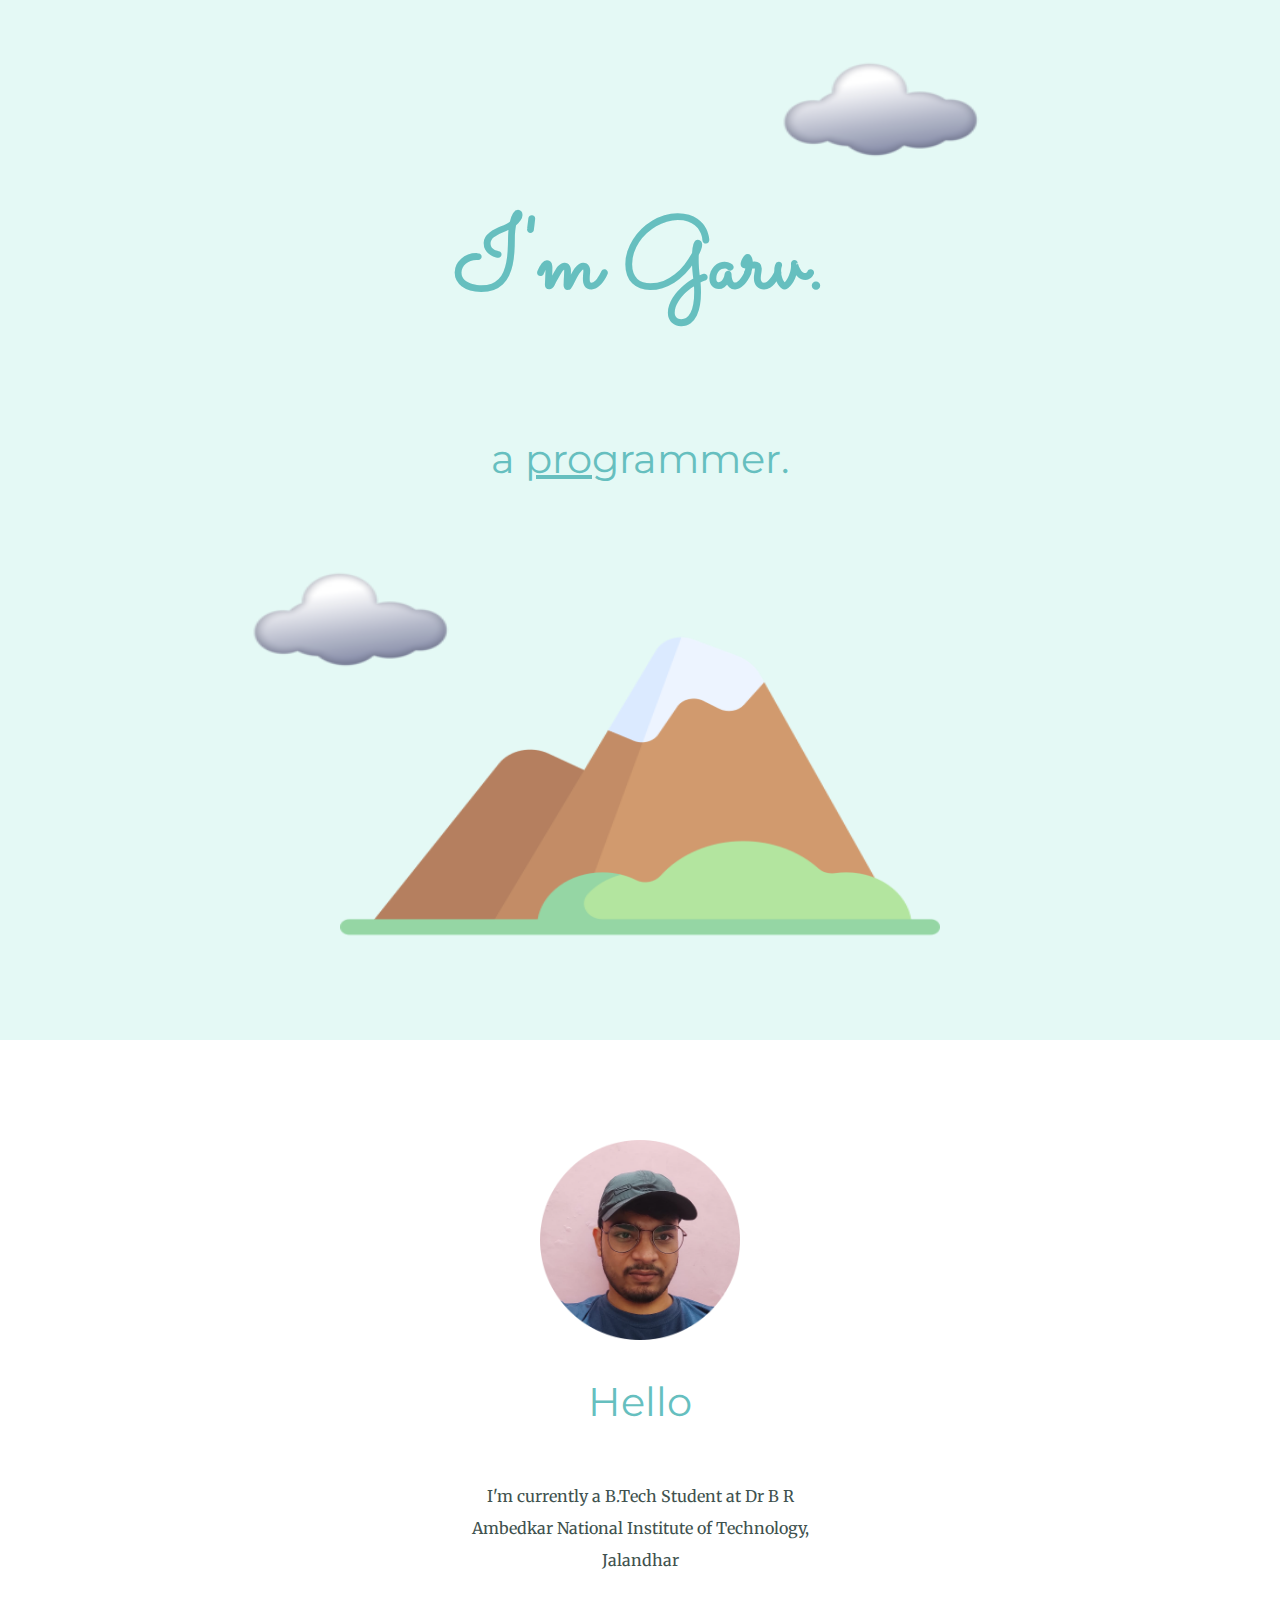
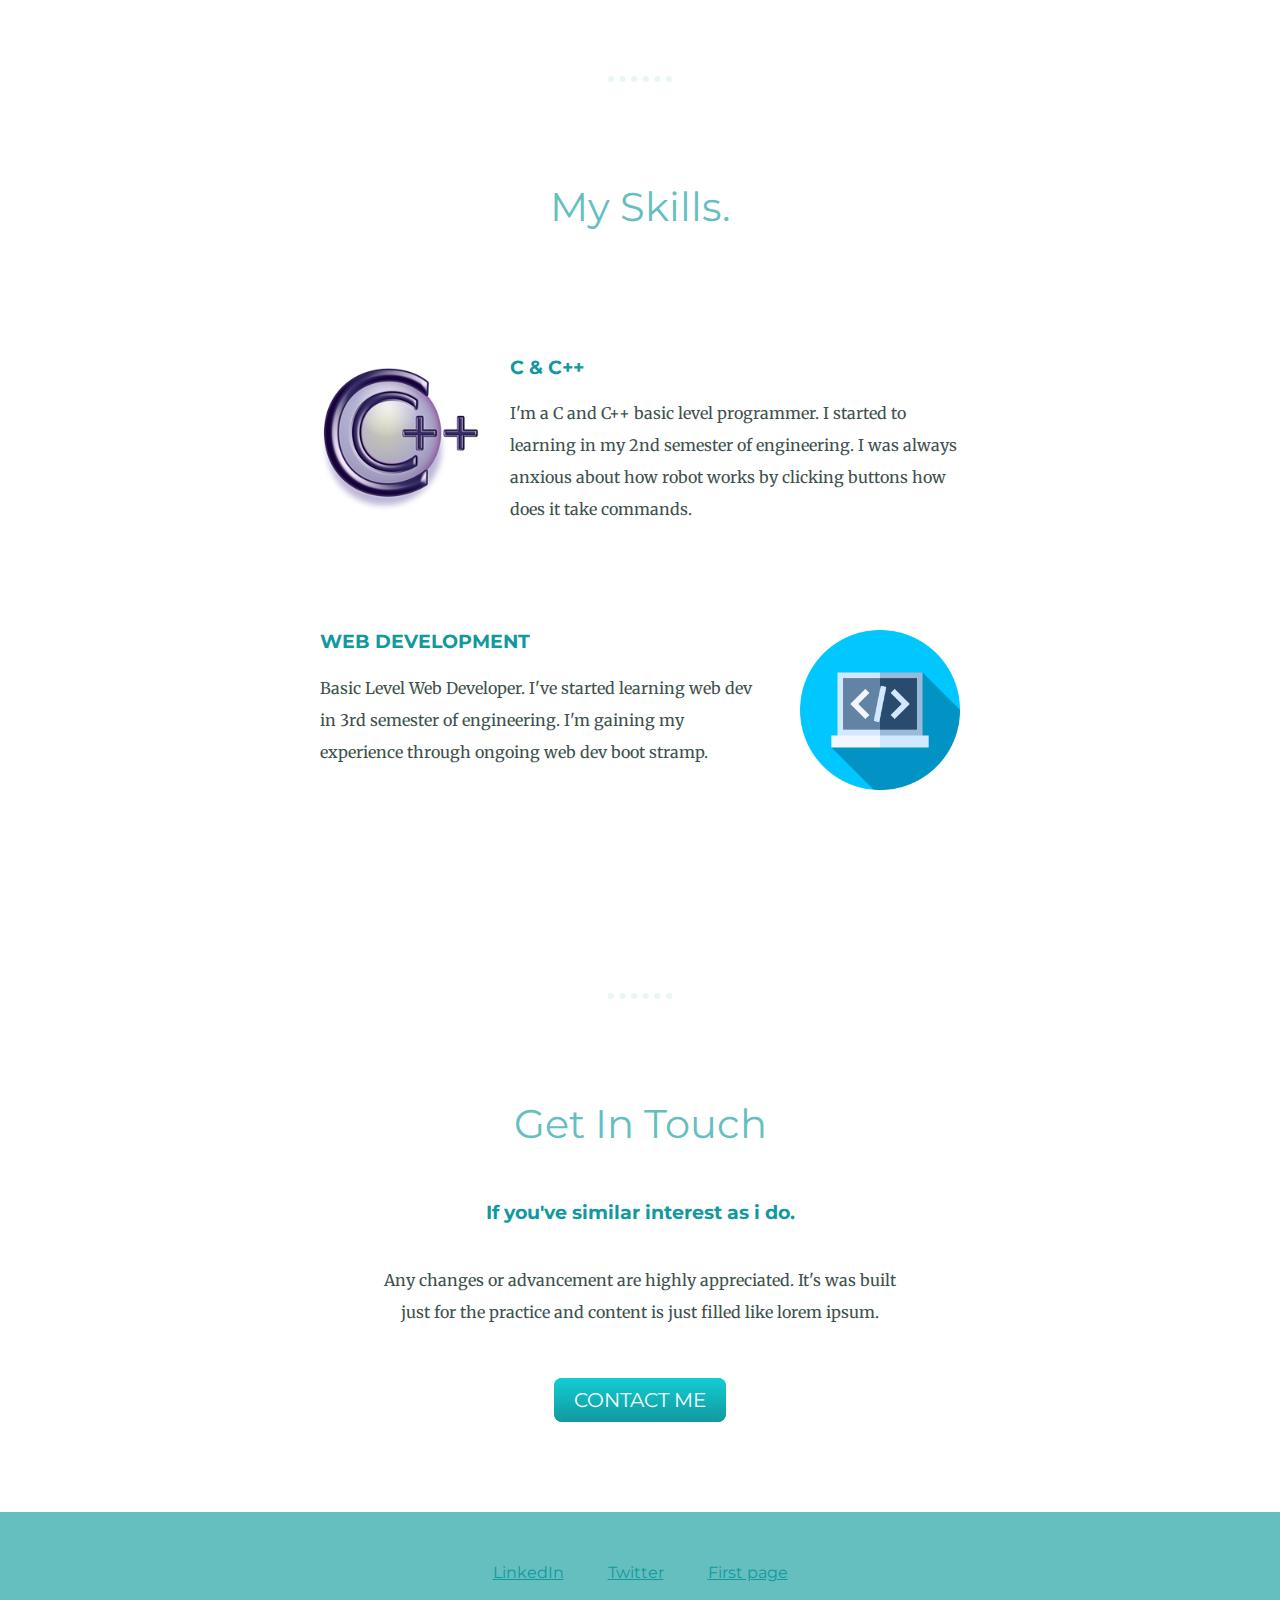
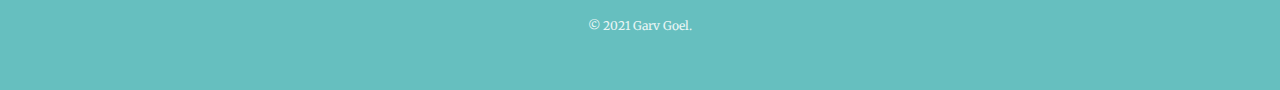
<file: index.html>
<!DOCTYPE html>
<html lang="en" dir="ltr">

<head>
  <meta charset="utf-8">
  <title>Garv's Site</title>
  <link rel="stylesheet" href="styles.css">
  <link rel="icon" href="g.png">
  <link rel="preconnect" href="https://fonts.googleapis.com">
  <link rel="preconnect" href="https://fonts.gstatic.com" crossorigin>
  <link href="https://fonts.googleapis.com/css2?family=Merriweather&family=Montserrat&family=Sacramento&display=swap" rel="stylesheet">
</head>

<body>
  <div class="top-container">
    <img class="top-cloud" src="cloud.png" alt="cloud's-photo">
    <h1>I'm Garv.</h1>
    <h2>a <span class="pro">pro</span>grammer.</h2>
    <img class="bot-cloud" src="cloud.png" alt="cloud's-photo">
    <img class="mountain" src="mountains.png" alt="mountain's-photo">
  </div>
  <div class="middle-container">
    <div class="profile">
      <img src="Garv.png" style="height: 200px;" style="width: 200px;" alt="Garv's-photo">
      <h2>Hello</h2>
      <p class="intro"> I'm currently a B.Tech Student at Dr B R Ambedkar National Institute of Technology, Jalandhar</p>
    </div>
    <hr>
    <div class="skills">
      <h2>My Skills.</h2>
      <div class="skill-row">
        <img class="img-C" src="c_c++.png" alt="">
        <div class="skill-c">
            <h3>C & C++</h3>
            <p>I'm a C and C++ basic level programmer. I started to learning in my 2nd semester of engineering. I was always anxious about how robot works by clicking buttons how does it take commands.</p>
        </div>
      </div>
      <div class="skill-row">
        <img class="img-Web-dev" src="programming.png" alt="">
        <div class="skill-web">
            <h3>WEB DEVELOPMENT</h3>
            <p class="chalange-putdown">Basic Level Web Developer. I've started learning web dev in 3rd semester of engineering. I'm gaining my experience through ongoing web dev boot stramp.</p>
        </div>
      </div>
    </div>
    <br>
    <hr>
    <div class="contact-me">
      <h2>Get In Touch</h2>
      <h3>If you've similar interest as i do.</h3>
      <p class="ending-p">Any changes or advancement are highly appreciated. It's was built just for the practice and content is just filled like lorem ipsum.</p>
      <a class="btn" href="contact me.html">CONTACT ME</a>
    </div>
  </div>

  <div class="bottom-container">
    <a class="footer-link" href="https://www.linkedin.com/in/garv-goel-774a29213/">LinkedIn</a>
    <a class="footer-link" href="https://twitter.com/GARVG23">Twitter</a>
    <a class="footer-link" href="https://garv-goel.github.io/cv1">First page</a>
    <p class="copyright">© 2021 Garv Goel.</p>
  </div>
</body>

</html>
</file>
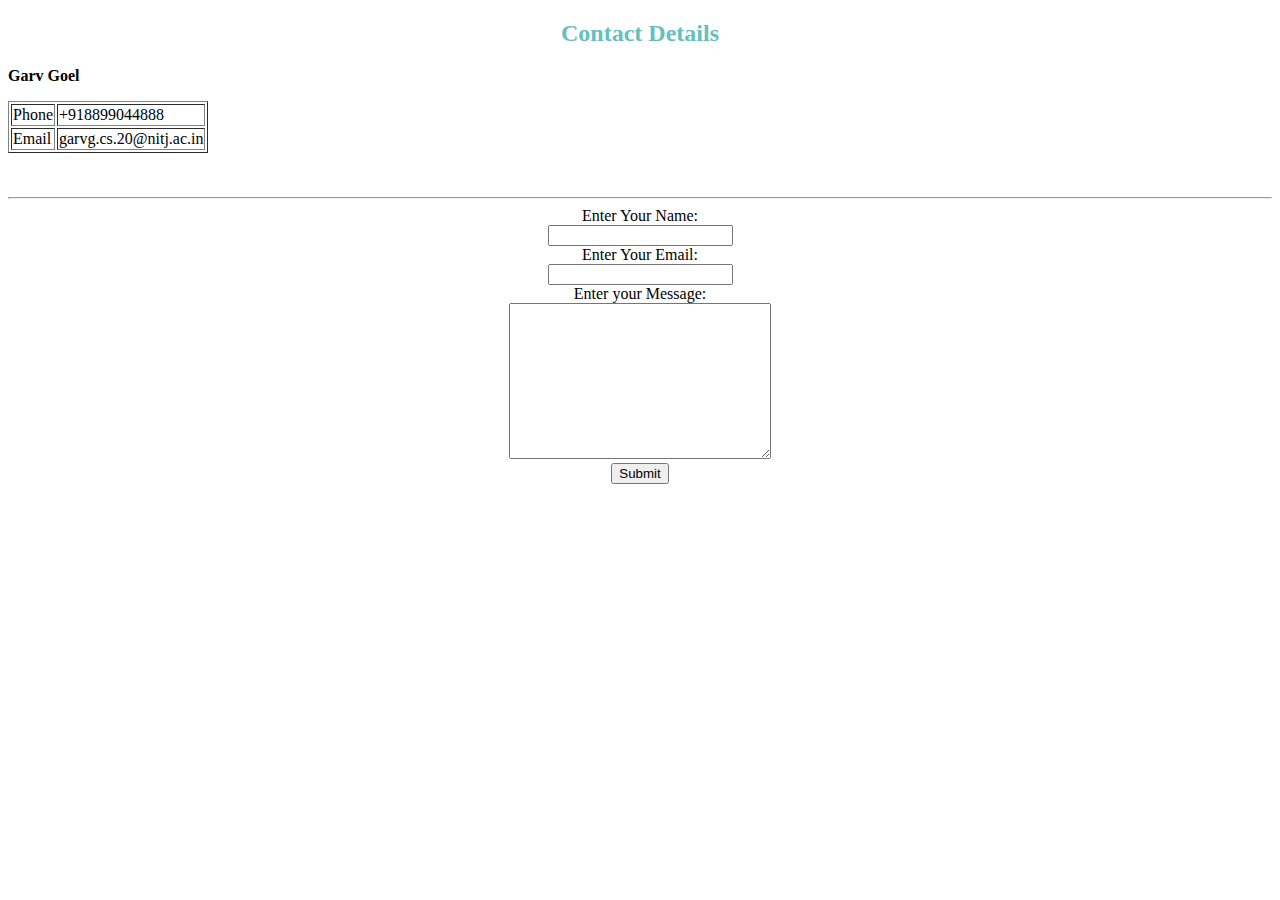
<file: contact me.html>
<!DOCTYPE html>
<html lang="en" dir="ltr">

<head>
    <meta charset="utf-8">
    <title>
    </title>
</head>

<body>
    <center>
        <h2 style="color: #66bfbf;">Contact Details</h2>
    </center>
    <p>
        <strong>Garv Goel</strong>
    </p>
    <table border="1">
        <tr>
            <td>Phone</td>
            <td>+918899044888</td>
        </tr>
        <tr>
            <td>Email</td>
            <td>garvg.cs.20@nitj.ac.in</td>
        </tr>
    </table><br /><br>
    <hr>
    <center>
    <form action="mailto:garvg.cs.20@nitj.ac.in" method="post" enctype="text/plain">
        <label>Enter Your Name: </label><br>
        <input type="name" name="Your Name " value=""><br>
        <label>Enter Your Email: </label><br>
        <input type="email" name="Your Email " value=""><br>
        <label>Enter your Message: </label><br>
        <textarea name="Your Message " rows="10" cols="30"></textarea><br>
        <input type="submit" name="" value="Submit">
    </form>
    </center>
</body>

</html>
</file>
<file: styles.css>
body {
    color: #40514E;
  margin: 0;
  text-align: center;
  font-family: 'Merriweather',serif;
}
h1 {
    margin-top: 50px auto 0px auto;
    color: #66BFBF;
    line-height: 2;
    font-family: 'Sacramento', cursive;
    font-size: 6.25rem;
}
h2{
  color: #66BFBF;
  font-family: 'Montserrat', cursive;
  font-size: 2.5rem;
  font-weight: normal;
  padding-bottom: 20px;
}
h3{
  color: #11999E;
  font-family: 'Montserrat', cursive;
}
hr{
    border: dotted #EAF6F6 6px;
    border-bottom: none;
    width: 4%;
    margin: 100px auto;
}
p{
    line-height: 2;
}
a{
    color: #11999E;
    font-family: 'Montserrat', sans-serif;
    margin: 10px 20px;
}
a:hover{
    color: #EAF6F6;
}
.top-container{
  background-color: #E4F9F5;
  padding-top: 100px;
}
.middle-container{
    margin: 100px 0;
}
.bottom-container{
    background-color: #66BFBF;
    padding: 50px 0 20px;
}
.top-cloud{
  height: 150px;
  width: 200px;
  position: absolute;
  right: 300px;
  top: 40px;
}
.bot-cloud{
  height: 150px;
  width: 200px;
  position: absolute;
  left: 250px;
  bottom: 200px;
}
.mountain{
  height: 500px;
  width: 600px;
}
.pro{
  text-decoration: underline;
}
.intro{
    width: 30%;
    margin: auto;
}
.skill-row{
  width: 50%;
  margin: 105px auto;
  text-align: left;
}
.profile{
  margin: 20px auto;
}
.img-C{
    width: 25%;
    float: left;
    margin-right: 30px;
}
.img-Web-dev{
    width: 25%;
    float: right;
    margin-left: 30px;
}
.ending-p{
    width: 40%;
    margin: 40px auto 60px;
}
.btn {
  background: #11CDD4;
  background-image: -webkit-linear-gradient(top, #11CDD4, #11999E);
  background-image: -moz-linear-gradient(top, #11CDD4, #11999E);
  background-image: -ms-linear-gradient(top, #11CDD4, #11999E);
  background-image: -o-linear-gradient(top, #11CDD4, #11999E);
  background-image: linear-gradient(to bottom, #11CDD4, #11999E);
  -webkit-border-radius: 8;
  -moz-border-radius: 8;
  border-radius: 8px;
  font-family: 'Montserrat', sans-serif;
  color: #ffffff;
  font-size: 20px;
  padding: 10px 20px 10px 20px;
  text-decoration: none;
}

.btn:hover {
  background: #30e3cb;
  background-image: -webkit-linear-gradient(top, #30e3cb, #2bc4ad);
  background-image: -moz-linear-gradient(top, #30e3cb, #2bc4ad);
  background-image: -ms-linear-gradient(top, #30e3cb, #2bc4ad);
  background-image: -o-linear-gradient(top, #30e3cb, #2bc4ad);
  background-image: linear-gradient(to bottom, #30e3cb, #2bc4ad);
  text-decoration: none;
}
.copyright{
    color: #EAF6F6;
    font-size: 0.75rem;
    padding: 20px 0;
}
</file>
